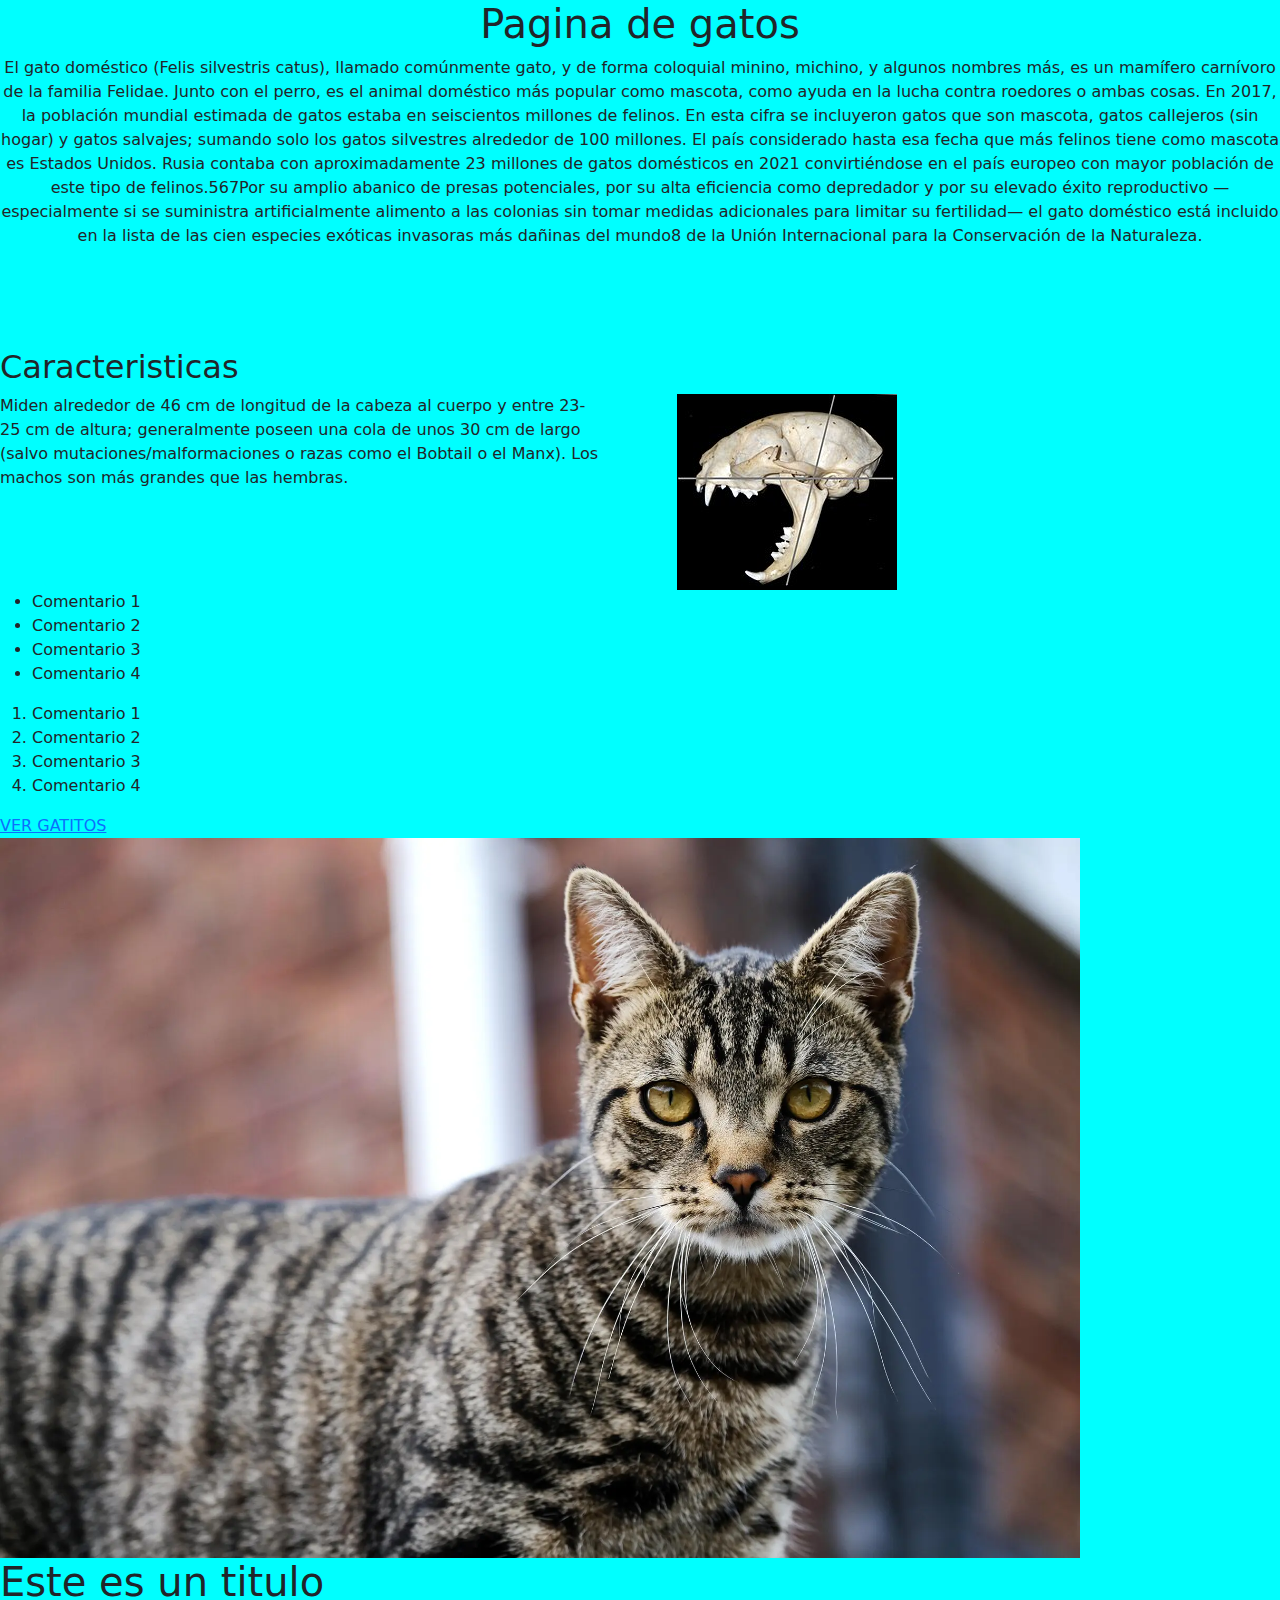
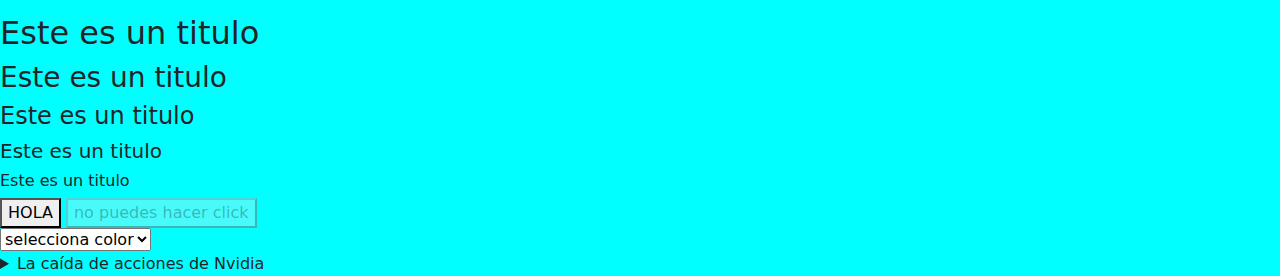
<file: index.html>
<!DOCTYPE html>
<html lang="en">
<head>
    <meta charset="UTF-8">
    <meta name="viewport" content="width=device-width, initial-scale=1.0">
    <title>Ejemplo</title>
    <link href="https://cdn.jsdelivr.net/npm/bootstrap@5.3.3/dist/css/bootstrap.min.css" rel="stylesheet" integrity="sha384-QWTKZyjpPEjISv5WaRU9OFeRpok6YctnYmDr5pNlyT2bRjXh0JMhjY6hW+ALEwIH" crossorigin="anonymous">
</head>
<header style="text-align: center; margin-bottom: 100px;" >
    <h1>Pagina de gatos</h1>
<p>El gato doméstico (Felis silvestris catus), llamado comúnmente gato, y de forma coloquial minino, michino, y algunos nombres más, es un mamífero carnívoro de la familia Felidae.
    Junto con el perro, es el animal doméstico más popular como mascota, como ayuda en la lucha contra roedores o ambas cosas. En 2017, la población mundial estimada de gatos estaba en seiscientos millones de felinos. En esta cifra se incluyeron gatos que son mascota, gatos callejeros (sin hogar) y gatos salvajes; sumando solo los gatos silvestres alrededor de 100 millones. El país considerado hasta esa fecha que más felinos tiene como mascota es Estados Unidos. Rusia contaba con aproximadamente 23 millones de gatos domésticos en 2021 convirtiéndose en el país europeo con mayor población de este tipo de felinos.5​6​7​
    Por su amplio abanico de presas potenciales, por su alta eficiencia como depredador y por su elevado éxito reproductivo —especialmente si se suministra artificialmente alimento a las colonias sin tomar medidas adicionales para limitar su fertilidad— el gato doméstico está incluido en la lista de las cien especies exóticas invasoras más dañinas del mundo8​ de la Unión Internacional para la Conservación de la Naturaleza.
</p>

</header>

<body style="background-color: aqua; ">

    <section name="caracteristicas">
        <h2>Caracteristicas</h2>
          <div class="row">
            <div class="col">
                <p>Miden alrededor de 46 cm de longitud de la cabeza al cuerpo y entre 23-25 cm de altura; generalmente poseen una cola de unos 30 cm de largo (salvo mutaciones/malformaciones o razas como el Bobtail o el Manx). Los machos son más grandes que las hembras.</p>
            </div>
            <div class="col" style="margin-left: 50px;">
                <img src="craneo.jpg" alt="">
            </div>
          </div>
    </section>
    
   <ul>
        <li>Comentario 1</li>
        <li>Comentario 2</li>
        <li>Comentario 3</li>
        <li>Comentario 4</li>
   </ul>

   <ol>
    <li>Comentario 1</li>
    <li>Comentario 2</li>
    <li>Comentario 3</li>
    <li>Comentario 4</li>
   </ol>

   <!-- creando un link -->
   <a href="https://www.pexels.com/es-es/" target="_blank"> VER GATITOS</a> <br>
    <!-- agregando una imagen -->
   <img src="gato.webp" alt="Imagen de gatito gris" height="720px">
<!-- Titulos -->
   <h1>Este es un titulo</h1>
   <h2>Este es un titulo</h2>
   <h3>Este es un titulo</h3>
   <h4>Este es un titulo</h4>
   <h5>Este es un titulo</h5>
   <h6>Este es un titulo</h6>
   <!-- agregando botones -->
    <button>HOLA</button>
    <button disabled>no puedes hacer click</button>
    <br>
    <select>
        <option value="#">selecciona color</option>
        <option value="1">naranja</option>
        <option value="2">negro</option>
        <option value="3">blanco</option>
    </select>

    <details>
        <summary>La caída de acciones de Nvidia</summary>
        <p>
            Lorem ipsum dolor, sit amet consectetur adipisicing elit. Magni iste explicabo eveniet molestiae, qui corporis voluptatem tempora ut maxime, voluptatum facere! Animi voluptates incidunt asperiores ratione a quibusdam deleniti sed?
        </p>
     </details>

</body>
</html>
</file>
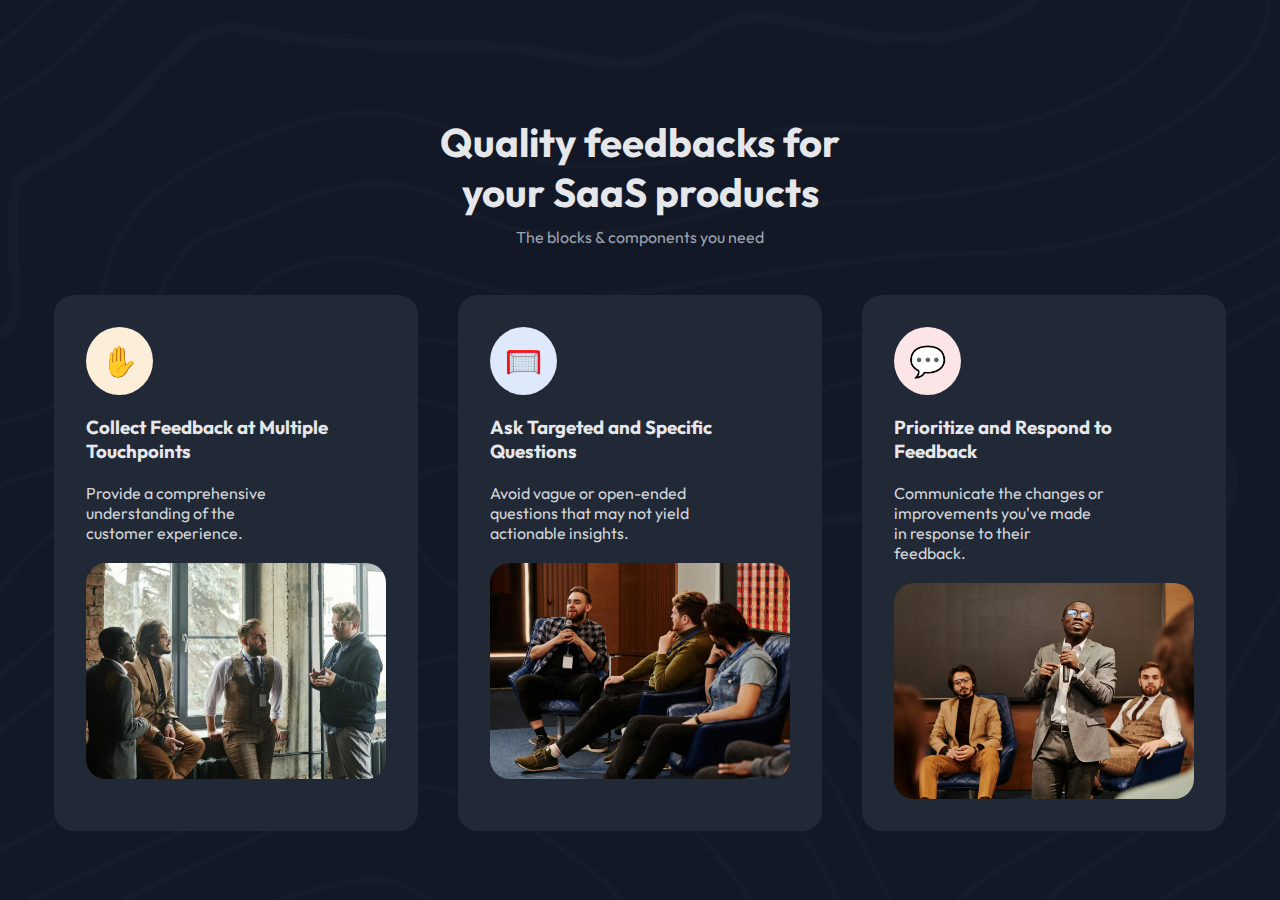
<file: doc/index.html>
<!DOCTYPE html>
<html lang="en">
  <head>
    <meta charset="UTF-8" />
    <meta name="viewport" content="width=device-width, initial-scale=1.0" />

    <link
      rel="icon"
      href="resources/favicon.ico"
      type="image/x-icon"
      sizes="96x96"
    />
    <link rel="stylesheet" href="./css/styles.css">
    <title>Simple Feature Section | devChallenges.io</title>

    <!--You are welcome to delete these styles or modify them in your own stylesheet -->
    <style>
      
    </style>
  </head>
  <body>
    <header>
      <h1>Quality feedbacks for your SaaS products</h1>
    
      <p>The blocks & components you need</p>
    </header>
    <main>
        <article>
          <div class="iconos">
          ✋
          </div>
          <h3>Collect Feedback at Multiple Touchpoints</h3>
    
          <p class="descripcionT">Provide a comprehensive understanding of the customer experience.</p>
          <img src="resources/photo_2@2x.png" alt="image">
        </article>
        <article>
          <div class="iconos">
          🥅
          </div>
          <h3>Ask Targeted and Specific Questions</h3>
    
          <p class="descripcionT">Avoid vague or open-ended questions that may not yield actionable insights.</p>
          <img src="resources/photo_1@2x.png" alt="image">
        </article>
        <article>
          <div class="iconos">
          💬
          </div>
          <h3>Prioritize and Respond to Feedback</h3>
    
          <p class="descripcionT">Communicate the changes or improvements you've made in response to their feedback.</p>
          <img src="resources/photo_3@2x.png" alt="image">
        </article>
    </main>
  </body>
</html>
</file>
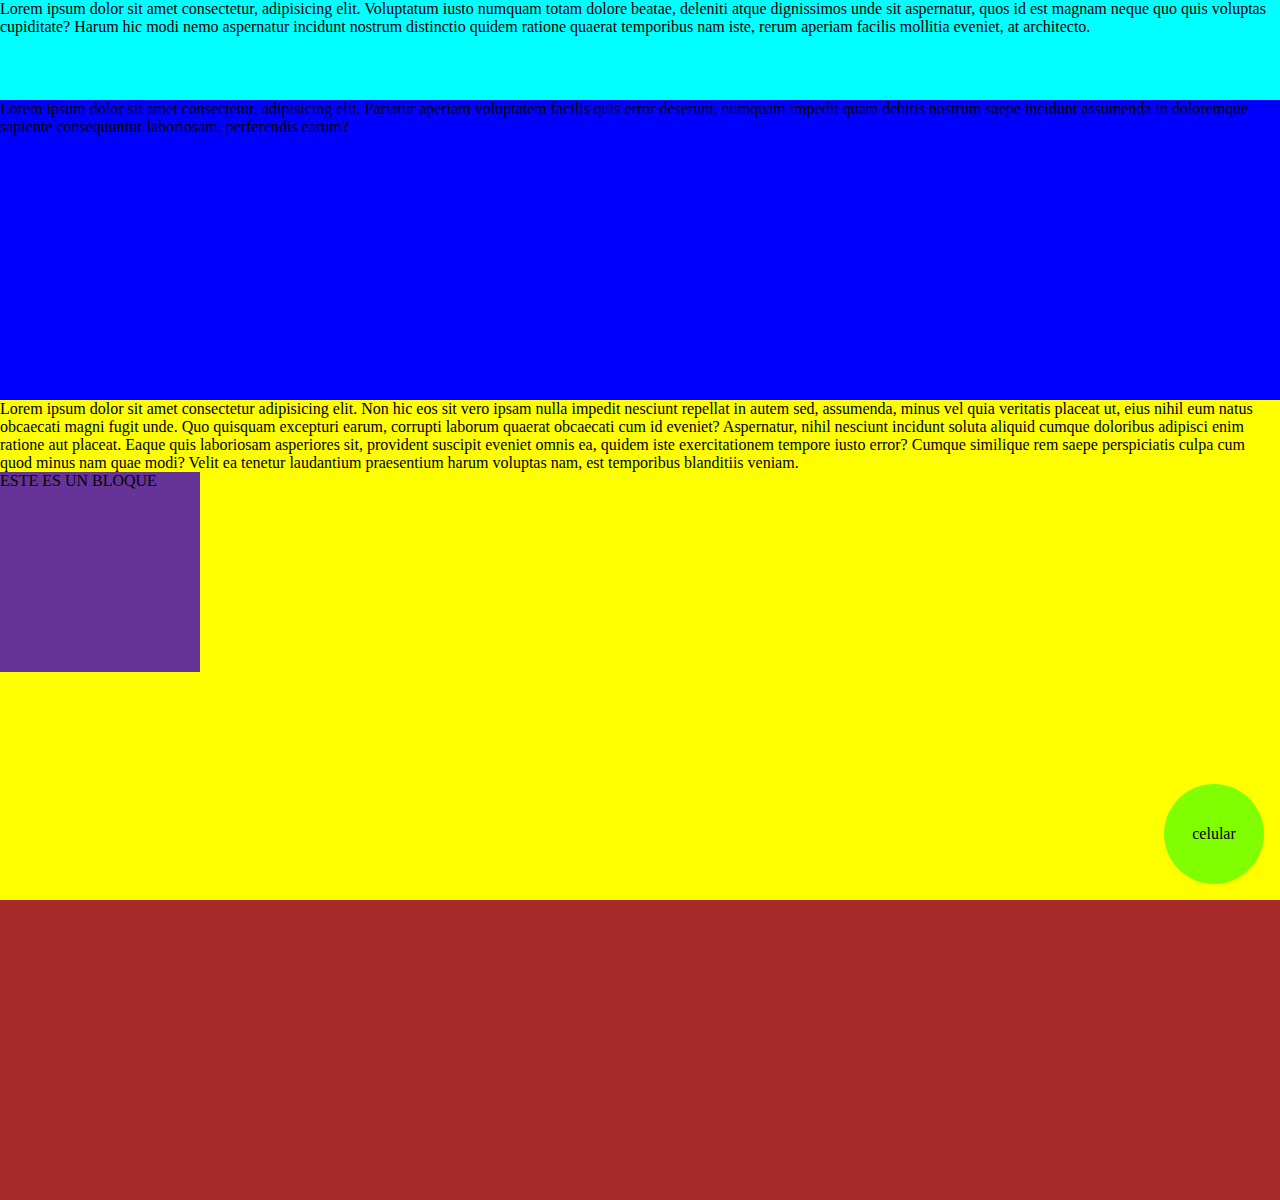
<file: semana4/index.html>
<!DOCTYPE html>
<html lang="en">
<head>
    <meta charset="UTF-8">
    <meta name="viewport" content="width=device-width, initial-scale=1.0">
    <link rel="stylesheet" href="styles.css">
    <title>Probando Positions</title>
</head>
<body>
    <div class="whatsapp">
        celular
    </div>
    <nav>
        Lorem ipsum dolor sit amet consectetur, adipisicing elit. Voluptatum iusto numquam totam dolore beatae, deleniti atque dignissimos unde sit aspernatur, quos id est magnam neque quo quis voluptas cupiditate? Harum hic modi nemo aspernatur incidunt nostrum distinctio quidem ratione quaerat temporibus nam iste, rerum aperiam facilis mollitia eveniet, at architecto.

    </nav>

    <header>
        Lorem ipsum dolor sit amet consectetur, adipisicing elit. Pariatur aperiam voluptatem facilis quis error deserunt, numquam impedit quam debitis nostrum saepe incidunt assumenda in doloremque sapiente consequuntur laboriosam, perferendis earum?

    </header>

    <main>
        Lorem ipsum dolor sit amet consectetur adipisicing elit. Non hic eos sit vero ipsam nulla impedit nesciunt repellat in autem sed, assumenda, minus vel quia veritatis placeat ut, eius nihil eum natus obcaecati magni fugit unde. Quo quisquam excepturi earum, corrupti laborum quaerat obcaecati cum id eveniet? Aspernatur, nihil nesciunt incidunt soluta aliquid cumque doloribus adipisci enim ratione aut placeat. Eaque quis laboriosam asperiores sit, provident suscipit eveniet omnis ea, quidem iste exercitationem tempore iusto error? Cumque similique rem saepe perspiciatis culpa cum quod minus nam quae modi? Velit ea tenetur laudantium praesentium harum voluptas nam, est temporibus blanditiis veniam.
        <div> ESTE ES UN BLOQUE</div>

    </main>

    <footer>

    </footer>
</body>
</html>
</file>
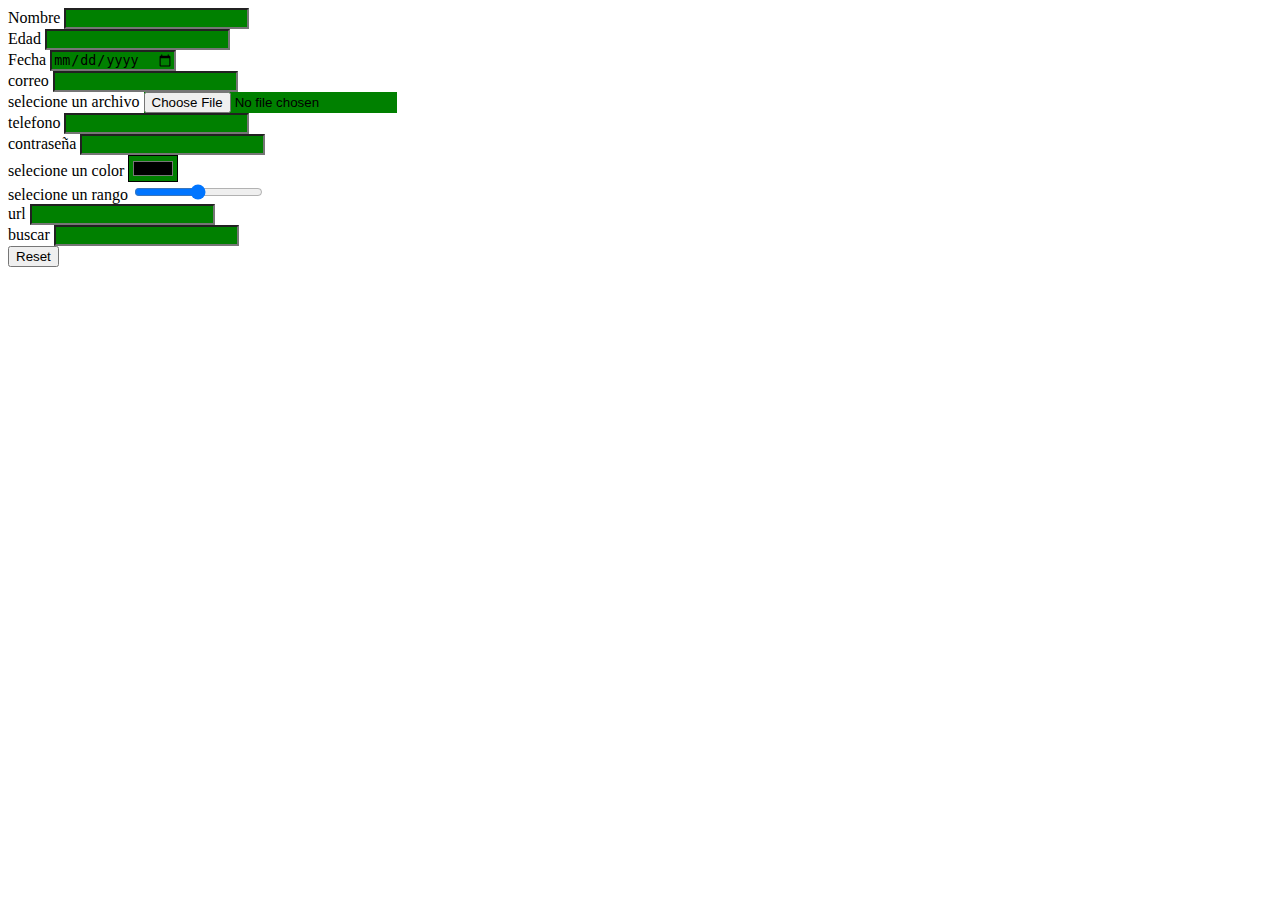
<file: semana2/jueves/index.html>
<!DOCTYPE html>
<html lang="en">
<head>
    <meta charset="UTF-8">
    <meta name="viewport" content="width=device-width, initial-scale=1.0">
    <title>Formulario</title>
    <style>
        input:valid {
            background-color: green;
        }
        input:invalid{
            background-color: red;
        }
    </style>
</head>
<body>
    <form >
        <div>
            <label for="nombre">Nombre</label>
            <input type="text" minlength="10" maxlength="20" name="nombre" id="nombre">
        </div>
        <div>
            <label>Edad</label>
            <input type="number">
        </div>
        <div>
            <label>Fecha</label>
            <input type="date">
        </div>
        <div>
            <label>correo</label>
            <input type="email">
        </div>
        <div>
            <label>selecione un archivo</label>
            <input type="file">
        </div>
        <div>
            <label>telefono</label>
            <input type="tel" maxlength="9">
        </div>
        <div>
            <label>contraseña</label>
            <input type="password" maxlength="9">
        </div>
        <div>
            <label>selecione un color</label>
            <input type="color">
        </div>
        <div>
            <label>selecione un rango</label>
            <input type="range">
        </div>
        <div>
            <label>url</label>
            <input type="url">
        </div>
        <div>
            <label>buscar</label>
            <input type="search">
        </div>
        <div>
            <input type="reset">
        </div>
    </form>
</body>
</html>
</file>
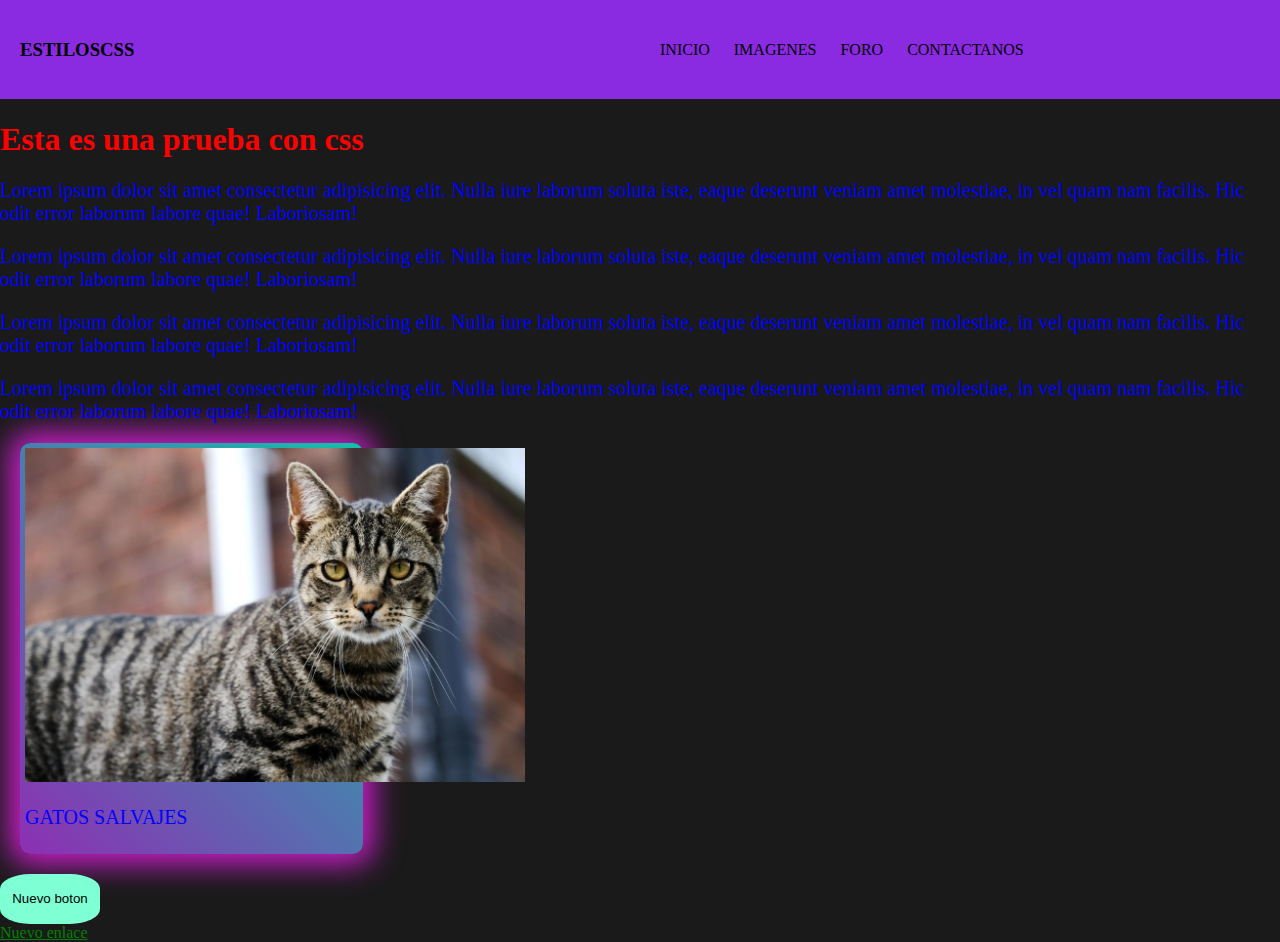
<file: semana2/viernes/index.html>
<!DOCTYPE html>
<html lang="en">
<head>
    <meta charset="UTF-8">
    <meta name="viewport" content="width=device-width, initial-scale=1.0">
    <title>Document</title>
    <style>
        h1{
            color: red;
        }

        p{
            color: blue;
            font-size: 20px;
        }

        header{
            background-color: blueviolet;
            padding: 20px;
            
        }

        nav{
            display: flex;
            justify-content: space-between; /* Distribuye los elementos */
            align-items: center; /* Alinea verticalmente */
            
        }

        .menu{
            position: absolute; /* Posiciona con respecto al nav */
            margin-left: 50%;
        }

        header button{
            background-color: blueviolet;
            
        }

        body{
            background-color: #1a1a1a;
            margin: 0;
        }

        button{
            border: 0;
            background-color: aquamarine;
            width: 100px;
            height: 50px;
            /*padding para ajustar el tamaño en ambos lados */
            border-radius: 30%;
        }

        button:hover{
            background-color: darkcyan;
        }

        #aj:visited{
            color: green;
        }

        .secciones{
            color: black;
            margin-right: 20px;
            text-decoration: none;
        }

        .secciones:hover{
            background-color: aquamarine;
            padding: 10px;
            border-radius: 10%;
        }

        .card{
            background: linear-gradient( 45deg, rgb(141, 47, 179), rgb(16, 194, 170));
            width: 26vw;
            padding: 5px;
            border-radius: 10px;
            box-shadow: 0 0 30px 10px rgb(207, 31, 207);
            margin: 20px;
        }


    </style>
</head>


<body>

    <header>
        <nav>
            <h3>ESTILOSCSS</h3>
            
            <div class="menu">
            <a href="" class="secciones">INICIO</a>
            <a href="" class="secciones">IMAGENES</a>
            <a href="" class="secciones">FORO</a>
            <a href="" class="secciones">CONTACTANOS</a>
            </div>
        
        </nav>
    </header>



    <h1>Esta es una prueba con css</h1>
    <p>Lorem ipsum dolor sit amet consectetur adipisicing elit. Nulla iure laborum soluta iste, eaque deserunt veniam amet molestiae, in vel quam nam facilis. Hic odit error laborum labore quae! Laboriosam!</p>
    <p>Lorem ipsum dolor sit amet consectetur adipisicing elit. Nulla iure laborum soluta iste, eaque deserunt veniam amet molestiae, in vel quam nam facilis. Hic odit error laborum labore quae! Laboriosam!</p>
    <p>Lorem ipsum dolor sit amet consectetur adipisicing elit. Nulla iure laborum soluta iste, eaque deserunt veniam amet molestiae, in vel quam nam facilis. Hic odit error laborum labore quae! Laboriosam!</p>
    <p>Lorem ipsum dolor sit amet consectetur adipisicing elit. Nulla iure laborum soluta iste, eaque deserunt veniam amet molestiae, in vel quam nam facilis. Hic odit error laborum labore quae! Laboriosam!</p>

    <div class="card">
        <img src="../../semana1/gato.webp" alt="" width="500px">
        <div>
            <p>GATOS SALVAJES</p>
        </div>
    </div>

    <button>
        Nuevo boton
    </button> <br>

    <a href="" id="aj">Nuevo enlace</a>
</body>
</html>
</file>
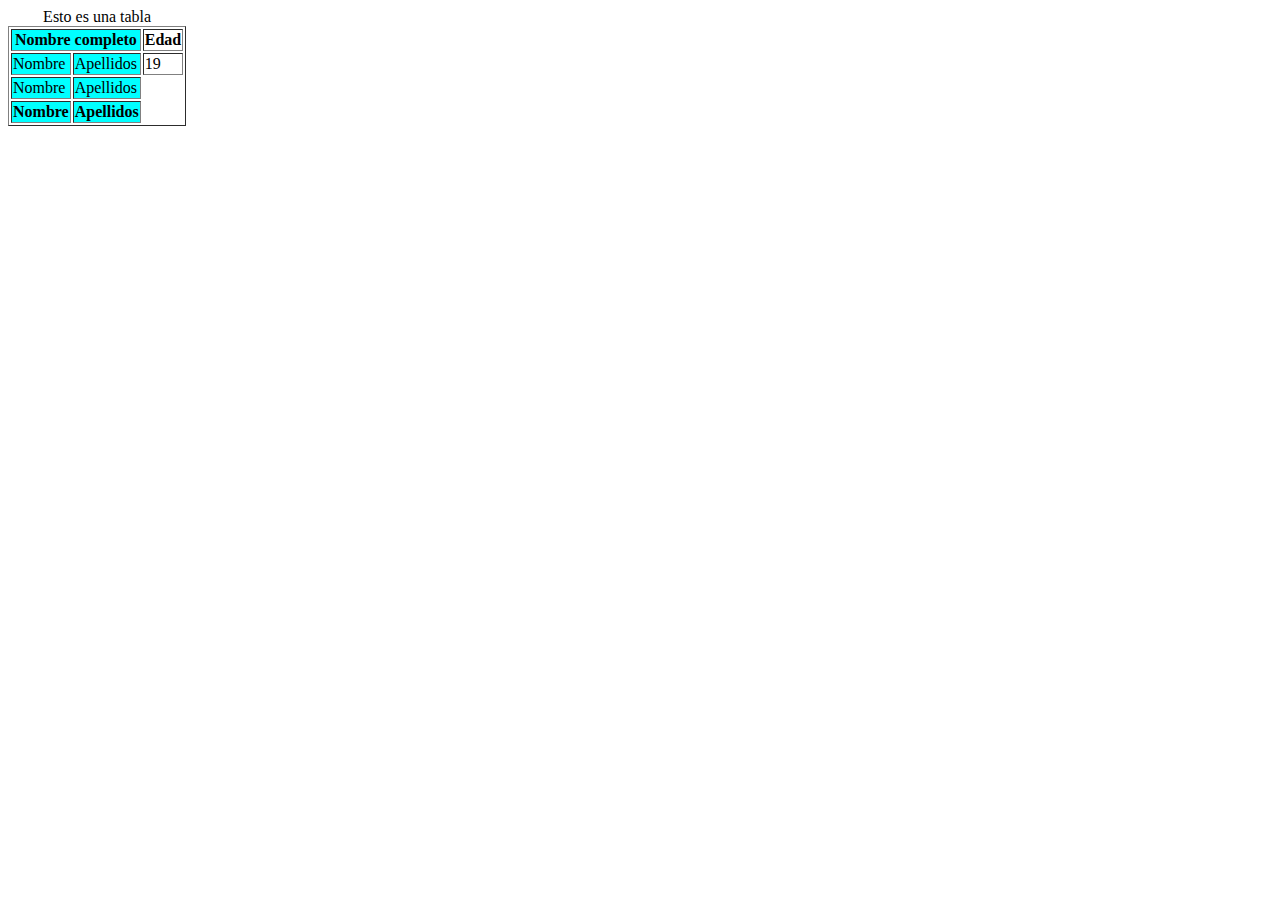
<file: semana2/jueves/tablas.html>
<!DOCTYPE html>
<html lang="en">
<head>
    <meta charset="UTF-8">
    <meta name="viewport" content="width=device-width, initial-scale=1.0">
    <title>Document</title>
</head>
<body>
    <table border="1">
        <colgroup>
            <col span="2" style="background-color: aqua;">
        </colgroup>
        <caption>Esto es una tabla</caption>
        <thead>
            <tr>
                <th colspan="2">Nombre completo</th>
                <th>Edad</th>
            </tr>
        </thead>
        <tbody>
            <tr>
                <td>Nombre</td>
                <td>Apellidos</td>
                <td>19</td>
            </tr>
            <tr>
                <td>Nombre</td>
                <td>Apellidos</td>
            </tr>
        </tbody>
        <tfoot>
            <tr>
                <th>Nombre</th>
                <th>Apellidos</th>
            </tr>
        </tfoot>
    </table>
</body>
</html>
</file>
<file: doc/css/styles.css>
@import url('https://fonts.googleapis.com/css2?family=Outfit:wght@100..900&display=swap');

:root{
    --backgroundcolor: #121826;
    --rosapastel:#FBE5E6;
    --amarillopastel:#FCEED8;
    --celestepastel:#DEE9FC;
    --colortarjeta:#212936;
    --colortitulo:#E5E7EB;
    --colorsubtitulo:#9DA3AE;
    --colorTexTarjeta:#D2D5DA;
}

* {
    margin: 0;
    padding: 0;
}

body{
    background-color: var(--backgroundcolor);
    background-image: url(../resources/Background_image@3x.png);
    background-position: center;
    font-family: "Outfit", serif;
    font-optical-sizing: auto;
    font-style: normal;
    display: flex;
    flex-direction: column;
    justify-content: center;
    min-height: 100vh;
    align-items: center;
    gap: 3em;
}

header h1{
    font-weight: 600px;
    font-size: 40px;
}

h1, h3 {
    color: var(--colortitulo);
}

header{
    text-align: center;
    width: 400px;
    margin-top: 3em;
}

header h1{
    font-size: 40px;
}

header p{
    margin-top: 10px;
    color: var(--colorsubtitulo);
}

main{
    display: flex;
    gap: 40px;
    justify-content: center;
    flex-wrap: wrap;
}

/*ESTILOS PARA LAS TARJETAS */
article{
    background-color: var(--colortarjeta);
    width: 300px;
    border-radius: 20px;
    padding: 2em;
    display: flex;
    flex-direction: column;
    gap: 20px;
}

article p{
    width: 70%;
    font-weight: 400px;
}

.descripcionT{
    color: var(--colorTexTarjeta);
}

.iconos{
    width: fit-content;
    background-color: aquamarine;
    padding: .5em;
    font-size: 30px;
    border-radius: 50%;
}

article:nth-child(1) .iconos{
    background-color: var(--amarillopastel);
}

article:nth-child(2) .iconos{
    background-color: var(--celestepastel);
}

article:nth-child(3) .iconos{
    background-color: var(--rosapastel);
}

article img{
    width: 100%;
    border-radius: 20px;
}

@media (width<1090px){
    body{
        padding: 3em 0;
    }
}

@media (width <= 640px){
    header{
        width: 96%;
    }
}
</file>
<file: semana4/styles.css>
*{
    margin: 0;
    padding: 0;
}

nav{
    background-color: aqua;
    height: 100px;
    
}

header{
    background-color: blue;
    height: 300px;
}

main{
    background-color: yellow;
    height: 500px;
    
}

main div{
    width: 200px;
    height: 200px;
    background-color: rebeccapurple;
}

footer{
    background-color: brown;
    height: 300px;
}

.whatsapp{
    position: fixed;
    bottom: 0;
    right: 0;
    margin: 1em;
    background-color: chartreuse;
    width: 100px;
    height: 100px;
    border-radius: 50%;
    display: flex;
    justify-content: center;
    align-items: center;
    cursor: pointer;
    transition: background-color .2s;
}

.whatsapp:hover{
    background-color: rgb(66, 116, 16);
}
</file>
